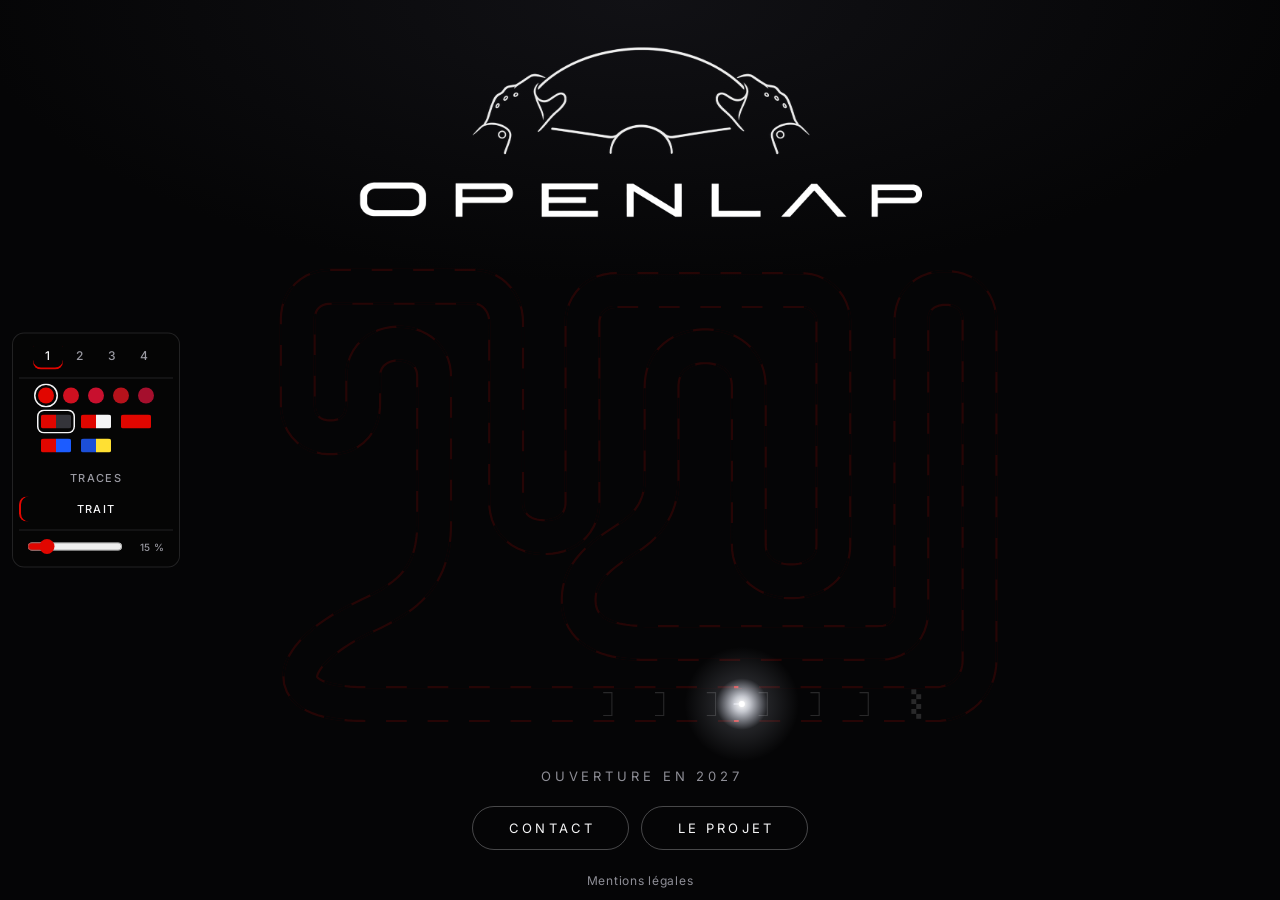
<file: index.html>
<!doctype html>
<html lang="fr">
<head>
  <meta charset="utf-8">
  <meta name="viewport" content="width=device-width, initial-scale=1">
  <meta name="theme-color" content="#050506">
  <meta name="robots" content="noindex, nofollow">
  <title>OPENLAP — Ouverture en 2027</title>
  <meta name="description" content="OPENLAP, karting indoor électrique haut de gamme en Île-de-France. Ouverture prochaine.">
  <meta property="og:title" content="OPENLAP — Ouverture en 2027">
  <meta property="og:description" content="Karting indoor électrique haut de gamme, en région parisienne.">
  <meta property="og:image" content="https://timfidz.github.io/demo-openlap/images/apercu.png">
  <meta property="og:image:width" content="1200">
  <meta property="og:image:height" content="630">
  <meta property="og:type" content="website">
  <meta name="twitter:card" content="summary_large_image">
  <link rel="icon" href="favicon.svg" type="image/svg+xml">
  <link rel="preload" href="polices/inter.woff2" as="font" type="font/woff2" crossorigin>
  <style>
    @font-face {
      font-family: "Inter";
      src: url("polices/inter.woff2") format("woff2");
      font-weight: 100 900;
      font-display: swap;
    }
    :root {
      --fond: #050506;
      --blanc: #f5f5f6;
      --voile: #8e8e96;
      --rouge: #e10600;
    }
    * { box-sizing: border-box; }
    html, body { height: 100%; }
    body {
      margin: 0;
      background: radial-gradient(ellipse 70% 42% at 50% 0%, #111115 0%, var(--fond) 75%) var(--fond);
      color: var(--blanc);
      font-family: "Inter", -apple-system, BlinkMacSystemFont, "Helvetica Neue", "Segoe UI", Roboto, Arial, sans-serif;
      -webkit-font-smoothing: antialiased;
      overflow: hidden;
    }

    /* Une affiche : le logo, la piste, le bouton */
    .ecran {
      height: 100vh; height: 100svh; min-height: 480px;
      display: grid; grid-template-rows: auto minmax(0, 1fr) auto auto; justify-items: center;
      gap: clamp(12px, 2.6vh, 28px); padding: clamp(22px, 4.5vh, 48px) 20px 12px;
      text-align: center;
    }

    /* pas d'opacité 0 au départ : le navigateur doit compter le logo comme contenu affiché */
    .marque { line-height: 0; opacity: .01; animation: paraitre 2.2s ease .6s forwards; }
    .marque img { display: block; height: auto; width: min(86vw, clamp(84px, 17vh, 168px) * 3.754); /* 3,754 : largeur sur hauteur du logo */ }
    .cache { position: absolute; width: 1px; height: 1px; margin: 0; overflow: hidden; clip-path: inset(50%); white-space: nowrap; }

    /* La piste et la lumière */
    .piste { position: relative; width: 100%; max-width: 1180px; container-type: size; }
    /* overflow visible : le halo de la lumière ne doit pas être coupé au bord du dessin */
    .piste svg { position: absolute; inset: 0; width: 100%; height: 100%; display: block; overflow: visible; }
    @media (orientation: portrait) {
      /* Sur un écran en hauteur, la piste est tournée d'un quart de tour pour occuper la place */
      .piste svg {
        inset: auto; top: 50%; left: 50%;
        width: 100cqh; height: 100cqw;
        transform: translate(-50%, -50%) rotate(-90deg); /* vers la gauche : la lumière part vers le haut depuis la ligne de départ */
      }
    }

    .bas { display: grid; justify-items: center; }
    .phrase {
      margin: 0 0 clamp(12px, 2.4vh, 22px);
      font-size: clamp(11px, 1.1vw, 13px); font-weight: 400; letter-spacing: .3em; text-transform: uppercase; color: var(--voile);
      opacity: 0; animation: paraitre 1.4s ease .9s forwards;
    }
    .phrase:empty { display: none; }
    .bouton {
      display: inline-block; padding: 13px 36px;
      font-size: 13px; font-weight: 400; letter-spacing: .24em; text-transform: uppercase; text-decoration: none;
      color: var(--blanc); border: 1px solid #f5f5f647; border-radius: 999px;
      transition: color .35s, background .35s, border-color .35s;
      opacity: 0; animation: paraitre 1.4s ease 1s forwards;
    }
    .bouton span { margin-right: -.24em; }
    .bouton:hover { color: var(--fond); background: var(--blanc); border-color: var(--blanc); }
    .bouton:focus-visible { outline: 2px solid var(--blanc); outline-offset: 5px; }
    @keyframes paraitre { to { opacity: 1; } }

    .pied {
      margin: 0; font-size: 12px; letter-spacing: .06em; color: var(--voile);
      opacity: 0; animation: paraitre 1.4s ease 1.3s forwards;
    }
    .pied a { color: inherit; text-decoration: none; padding: 8px; }
    .pied a:hover, .pied a:focus-visible { color: var(--blanc); }
  </style>
  <link rel="stylesheet" href="infos.css">
</head>
<body>
  <main class="ecran">
    <div class="marque">
      <img src="images/logo-openlap-simplifie.png" width="1554" height="496" alt="">
      <h1 class="cache" data-texte="nom">OPENLAP</h1>
    </div>

    <div class="piste" aria-hidden="true">
      <svg viewBox="47 13 1421 912" preserveAspectRatio="xMidYMid meet">
        <defs>
          <!-- Le tracé du circuit du client : l'axe de la piste, relevé sur son plan type (releve-plan.json) -->
          <path id="trace" d="M 330 851 L 1300 851 C 1345 851 1380 816 1380 771 L 1380 150 C 1380 108 1352 88 1318 88 C 1283 88 1255 108 1255 150 L 1255 680 C 1255 715 1232 739 1196 739 L 770 739 C 700 739 645 720 645 660 C 645 600 700 570 745 540 C 780 515 797 480 797 440 L 797 270 C 797 215 840 195 877 195 C 914 195 957 215 957 270 L 957 560 C 957 600 990 626 1034 626 C 1080 626 1112 600 1112 560 L 1112 150 C 1112 118 1086 92 1054 92 L 712 92 C 678 92 652 118 652 152 L 652 480 C 652 522 622 545 582 545 C 542 545 512 522 512 480 L 512 150 C 512 115 486 86 454 86 L 190 86 C 155 86 130 110 130 146 L 130 300 C 130 340 155 362 190 362 C 225 362 250 340 250 300 L 250 250 C 250 212 280 190 314 190 C 350 190 380 212 380 250 L 380 520 C 380 620 330 655 255 690 C 115 755 75 851 255 851 Z"/>
          <!-- Les deux bords de la piste, calculés par le script à partir du tracé -->
          <path id="bord-dedans"/>
          <path id="bord-dehors"/>
          <radialGradient id="phare">
            <stop offset="0" stop-color="#ffffff"/>
            <stop offset=".14" stop-color="#f3f6ff" stop-opacity=".8"/>
            <stop offset=".45" stop-color="#e6ecff" stop-opacity=".13"/>
            <stop offset="1" stop-color="#e6ecff" stop-opacity="0"/>
          </radialGradient>
          <mask id="eclairage" maskUnits="userSpaceOnUse" x="0" y="0" width="1500" height="1049">
            <rect width="1500" height="1049" fill="#000"/>
            <!-- L'éclairage avance le long du tracé, jamais en cercle autour de la lumière :
                 les deux bords de la piste s'allument au même niveau, même dans un virage.
                 Sa largeur est celle de la piste : il ne déborde pas sur les couloirs voisins.
                 Chaque bande éclaire une longueur derrière la lumière, rien devant (en unités du tracé, ou en part du tour).
                 Longueurs divisées par deux le 03/10 (demande du client : moitié moins de lumière derrière le point). -->
            <g fill="none" stroke="#fff" stroke-width="72" id="sillage">
              <use href="#trace" stroke-opacity=".26" data-arriere=".13t"/>
              <use href="#trace" stroke-opacity=".4" data-arriere=".055t"/>
              <use href="#trace" stroke-opacity=".16" data-arriere="150"/>
              <use href="#trace" stroke-opacity=".22" data-arriere="110"/>
              <use href="#trace" stroke-opacity=".3" data-arriere="70"/>
              <use href="#trace" stroke-opacity=".45" data-arriere="35"/>
            </g>
          </mask>
        </defs>

        <!-- Au repos, la piste est noire (demande du client, 03/10) : pas de sol, liserés, grille et damier très faibles ;
             on devine le circuit, la piste ne s'éclaire qu'au passage de la lumière -->
        <!-- Les liserés au repos, à 15 % (03/10 : la piste noire seule ne laissait plus deviner le circuit) ; le curseur du menu des essais règle cette opacité de 0 à 100 % -->
        <g fill="none" stroke-linejoin="round" class="repos-liseres" opacity=".15">
          <g stroke-width="4">
            <use href="#bord-dedans" stroke="#e10600"/><use href="#bord-dedans" stroke="#050506" stroke-dasharray="38 38"/>
            <use href="#bord-dehors" stroke="#e10600"/><use href="#bord-dehors" stroke="#050506" stroke-dasharray="38 38"/>
          </g>
        </g>
        <!-- La grille et le damier, au même niveau que les liserés au repos (le curseur du menu des essais règle les deux) -->
        <g class="repos-marquages" fill="none" opacity=".15">
          <path d="M 690 830 H 706 V 872 H 690 M 785 830 H 801 V 872 H 785 M 880 830 H 896 V 872 H 880 M 975 830 H 991 V 872 H 975 M 1070 830 H 1086 V 872 H 1070 M 1160 830 H 1176 V 872 H 1160" stroke="#f5f5f6" stroke-width="2"/>

          <g stroke="none" fill="#f5f5f6"><rect x="1255" y="824" width="9" height="9"/><rect x="1264" y="833" width="9" height="9"/><rect x="1255" y="842" width="9" height="9"/><rect x="1264" y="851" width="9" height="9"/><rect x="1255" y="860" width="9" height="9"/><rect x="1264" y="869" width="9" height="9"/></g>
        </g>

        <!-- La même piste en pleine lumière, révélée par le masque au passage de la lumière : les vibreurs rouge et noir sur les deux bords, la grille et le damier de départ -->
        <g mask="url(#eclairage)" fill="none" stroke-linejoin="round">
          <g stroke-width="4">
            <use href="#bord-dedans" stroke="#e10600"/><use href="#bord-dedans" stroke="#050506" stroke-dasharray="38 38"/>
            <use href="#bord-dehors" stroke="#e10600"/><use href="#bord-dehors" stroke="#050506" stroke-dasharray="38 38"/>
          </g>
          <path d="M 690 830 H 706 V 872 H 690 M 785 830 H 801 V 872 H 785 M 880 830 H 896 V 872 H 880 M 975 830 H 991 V 872 H 975 M 1070 830 H 1086 V 872 H 1070 M 1160 830 H 1176 V 872 H 1160" stroke="#f5f5f6" stroke-width="2"/>
          <g stroke="none" fill="#f5f5f6"><rect x="1255" y="824" width="9" height="9"/><rect x="1264" y="833" width="9" height="9"/><rect x="1255" y="842" width="9" height="9"/><rect x="1264" y="851" width="9" height="9"/><rect x="1255" y="860" width="9" height="9"/><rect x="1264" y="869" width="9" height="9"/></g>
        </g>

        <!-- Le trait de lumière et le phare -->
        <use id="filet" href="#trace" fill="none" stroke="#f3f6ff" stroke-width="2" stroke-linecap="round" stroke-opacity=".9"/>
        <circle id="lueur" r="105" fill="url(#phare)"/>
        <circle id="point" r="5.5" fill="#fff"/>
      </svg>
    </div>

    <div class="bas">
      <p class="phrase" data-texte="phrase" style="margin-right: -.3em">Ouverture en 2027</p>
      <div class="boutons">
        <a class="bouton" data-courriel href="mailto:contact@exemple.fr?subject=Prise%20de%20contact%20Openlap"><span data-texte="bouton">Contact</span></a>
        <button type="button" class="bouton" data-infos data-si-presentation aria-haspopup="dialog" aria-controls="infos"><span data-texte="bouton2">Le projet</span></button>
      </div>
    </div>

    <p class="pied"><a href="mentions-legales.html">Mentions légales</a></p>

    <!-- Deuxième bouton : texte du client par-dessus le circuit (infos.js) ; retiré de la page s'il est vide (functions/index.js) -->
    <dialog class="infos" id="infos" aria-labelledby="infos-titre" data-si-presentation>
      <div class="contenu" tabindex="-1" autofocus>
        <h2 id="infos-titre" data-texte="nom">OPENLAP</h2>
        <p data-texte="presentation">Karting indoor électrique haut de gamme, en région parisienne.
Ouverture prévue à l'été 2027.

Partenaires, fournisseurs : écrivez-nous.

(Texte provisoire : le vôtre se saisit dans la page privée.)</p>
        <button type="button" class="bouton" data-fermer>Fermer</button>
      </div>
    </dialog>
  </main>

  <script>
    (function () {
      var trace = document.getElementById('trace');
      var total = trace.getTotalLength();
      var lueur = document.getElementById('lueur');
      var point = document.getElementById('point');
      var filet = document.getElementById('filet');
      var sillage = document.querySelectorAll('#sillage use');
      // Longueur de piste éclairée derrière la lumière, pour chaque bande du masque
      function longueur(texte) { return !texte ? 0 : texte.slice(-1) === 't' ? parseFloat(texte) * total : parseFloat(texte); }
      var bandes = [].map.call(sillage, function (u) { return longueur(u.dataset.arriere); });
      var filetLong = 0.06 * total;
      var depart = 600;          // le point de départ, en unités du tracé : sur la grille, avant la ligne
      var tour = 18000;          // durée d'un tour, en ms

      // Les vibreurs suivent chaque bord de la piste : leurs blocs gardent la même longueur
      // à l'intérieur et à l'extérieur des virages (un pointillé posé sur l'axe s'étirerait dehors et se tasserait dedans)
      // Le tracé est mesuré une seule fois (c'est la partie lente), puis les deux bords sont déduits des mêmes points
      (function () {
        var pas = 8, pts = [];
        for (var s = 0; s < total; s += pas) pts.push(trace.getPointAtLength(s));
        var n = pts.length, dedans = '', dehors = '';
        for (var i = 0; i < n; i++) {
          var avant = pts[(i - 1 + n) % n], apres = pts[(i + 1) % n];
          var tx = apres.x - avant.x, ty = apres.y - avant.y, l = Math.hypot(tx, ty) || 1;
          var nx = -ty / l * 31, ny = tx / l * 31, c = i ? 'L' : 'M';
          dedans += c + (pts[i].x + nx).toFixed(1) + ' ' + (pts[i].y + ny).toFixed(1);
          dehors += c + (pts[i].x - nx).toFixed(1) + ' ' + (pts[i].y - ny).toFixed(1);
        }
        document.getElementById('bord-dedans').setAttribute('d', dedans + 'Z');
        document.getElementById('bord-dehors').setAttribute('d', dehors + 'Z');
        // Un nombre entier de paires rouge et noir fait le tour de chaque bord : la longueur des blocs est ajustée
        // (à quelques dixièmes près), sinon le dernier bloc est coupé là où la boucle se referme, sur la ligne droite de départ
        ['bord-dedans', 'bord-dehors'].forEach(function (id) {
          var lb = document.getElementById(id).getTotalLength();
          [].forEach.call(document.querySelectorAll('use[href="#' + id + '"][stroke-dasharray]'), function (u) {
            var base = parseFloat(u.getAttribute('stroke-dasharray'));
            var bloc = lb / (2 * Math.max(1, Math.round(lb / (2 * base))));
            u.setAttribute('stroke-dasharray', bloc.toFixed(3) + ' ' + bloc.toFixed(3));
          });
        });
      })();

      function placer(avance) {
        var pos = (depart + avance) % total;
        var p = trace.getPointAtLength(pos);
        lueur.setAttribute('cx', p.x); lueur.setAttribute('cy', p.y);
        point.setAttribute('cx', p.x); point.setAttribute('cy', p.y);
        for (var i = 0; i < sillage.length; i++) {
          var l = Math.min(bandes[i], avance);
          sillage[i].setAttribute('stroke-dasharray', l + ' ' + (total - l));
          sillage[i].setAttribute('stroke-dashoffset', -(pos - l));
        }
        var f = Math.min(filetLong, avance);
        filet.setAttribute('stroke-dasharray', f + ' ' + (total - f));
        filet.setAttribute('stroke-dashoffset', -(pos - f));
      }

      // ?fige=0.45 arrête la lumière à 45 % du tour : sert aux captures
      var fige = new URLSearchParams(location.search).get('fige');
      // La lumière tourne même si l'appareil demande moins d'animations : elle est l'objet de la page
      if (fige !== null) {
        placer(parseFloat(fige) * total + total);
      } else {
        var debut = null;
        placer(0);
        requestAnimationFrame(function image(t) {
          if (debut === null) debut = t + 500;
          var ecoule = Math.max(0, t - debut);
          // Départ en douceur sur le premier tiers de tour, puis vitesse constante
          var tours = ecoule / tour;
          var avance = tours < 0.3 ? (tours * tours) / 0.6 : tours - 0.15;
          placer(avance * total);
          requestAnimationFrame(image);
        });
      }
    })();
  </script>
  <script src="infos.js" defer></script>
  <!-- Menu des essais : démonstration seulement, à retirer avant la mise en ligne -->
  <script src="traces.js" defer></script>
  <script src="essais.js" defer></script>
</body>
</html>
</file>
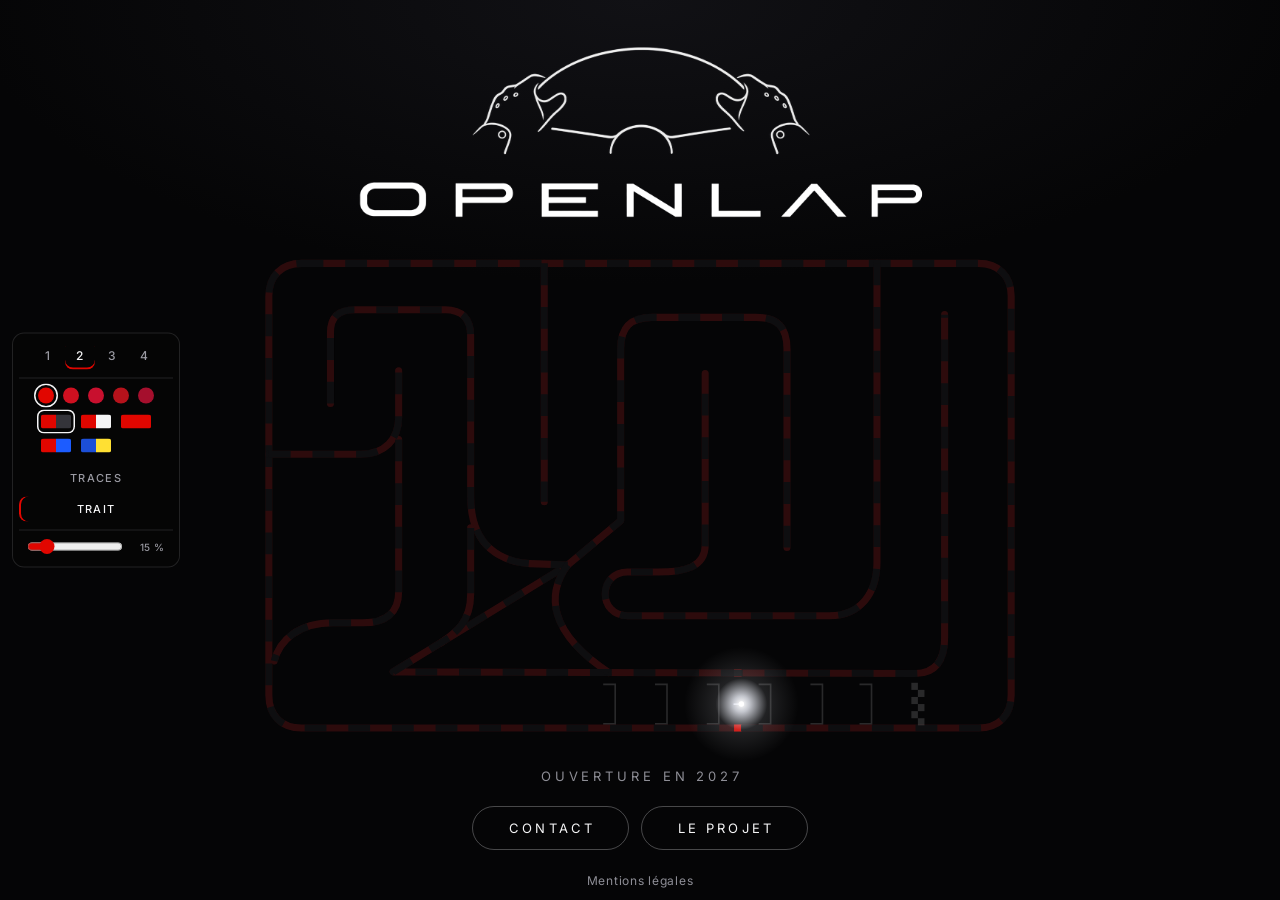
<file: barrieres.html>
<!doctype html>
<html lang="fr">
<head>
  <meta charset="utf-8">
  <meta name="viewport" content="width=device-width, initial-scale=1">
  <meta name="theme-color" content="#050506">
  <title>OPENLAP — Ouverture en 2027</title>
  <meta name="robots" content="noindex">
  <meta name="description" content="OPENLAP, karting indoor électrique haut de gamme en Île-de-France. Ouverture prochaine.">
  <meta property="og:title" content="OPENLAP — Ouverture en 2027">
  <meta property="og:description" content="Karting indoor électrique haut de gamme, en région parisienne.">
  <meta property="og:image" content="https://timfidz.github.io/demo-openlap/images/apercu.png">
  <meta property="og:image:width" content="1200">
  <meta property="og:image:height" content="630">
  <meta property="og:type" content="website">
  <meta name="twitter:card" content="summary_large_image">
  <link rel="icon" href="favicon.svg" type="image/svg+xml">
  <link rel="preload" href="polices/inter.woff2" as="font" type="font/woff2" crossorigin>
  <style>
    @font-face {
      font-family: "Inter";
      src: url("polices/inter.woff2") format("woff2");
      font-weight: 100 900;
      font-display: swap;
    }
    :root {
      --fond: #050506;
      --blanc: #f5f5f6;
      --voile: #8e8e96;
      --rouge: #e10600;
    }
    * { box-sizing: border-box; }
    html, body { height: 100%; }
    body {
      margin: 0;
      background: radial-gradient(ellipse 70% 42% at 50% 0%, #111115 0%, var(--fond) 75%) var(--fond);
      color: var(--blanc);
      font-family: "Inter", -apple-system, BlinkMacSystemFont, "Helvetica Neue", "Segoe UI", Roboto, Arial, sans-serif;
      -webkit-font-smoothing: antialiased;
      overflow: hidden;
    }

    /* Une affiche : le logo, la piste, le bouton */
    .ecran {
      height: 100vh; height: 100svh; min-height: 480px;
      display: grid; grid-template-rows: auto minmax(0, 1fr) auto auto; justify-items: center;
      gap: clamp(12px, 2.6vh, 28px); padding: clamp(22px, 4.5vh, 48px) 20px 12px;
      text-align: center;
    }

    /* pas d'opacité 0 au départ : le navigateur doit compter le logo comme contenu affiché */
    .marque { line-height: 0; opacity: .01; animation: paraitre 2.2s ease .6s forwards; }
    .marque img { display: block; height: auto; width: min(86vw, clamp(84px, 17vh, 168px) * 3.754); /* 3,754 : largeur sur hauteur du logo */ }
    .cache { position: absolute; width: 1px; height: 1px; margin: 0; overflow: hidden; clip-path: inset(50%); white-space: nowrap; }

    /* La piste et la lumière */
    .piste { position: relative; width: 100%; max-width: 1180px; container-type: size; }
    /* overflow visible : le halo de la lumière ne doit pas être coupé au bord du dessin */
    .piste svg { position: absolute; inset: 0; width: 100%; height: 100%; display: block; overflow: visible; }
    @media (orientation: portrait) {
      /* Sur un écran en hauteur, la piste est tournée d'un quart de tour pour occuper la place */
      .piste svg {
        inset: auto; top: 50%; left: 50%;
        width: 100cqh; height: 100cqw;
        transform: translate(-50%, -50%) rotate(-90deg); /* vers la gauche : la lumière part vers le haut depuis la ligne de départ */
      }
    }

    .bas { display: grid; justify-items: center; }
    .phrase {
      margin: 0 0 clamp(12px, 2.4vh, 22px);
      font-size: clamp(11px, 1.1vw, 13px); font-weight: 400; letter-spacing: .3em; text-transform: uppercase; color: var(--voile);
      opacity: 0; animation: paraitre 1.4s ease .9s forwards;
    }
    .phrase:empty { display: none; }
    .bouton {
      display: inline-block; padding: 13px 36px;
      font-size: 13px; font-weight: 400; letter-spacing: .24em; text-transform: uppercase; text-decoration: none;
      color: var(--blanc); border: 1px solid #f5f5f647; border-radius: 999px;
      transition: color .35s, background .35s, border-color .35s;
      opacity: 0; animation: paraitre 1.4s ease 1s forwards;
    }
    .bouton span { margin-right: -.24em; }
    .bouton:hover { color: var(--fond); background: var(--blanc); border-color: var(--blanc); }
    .bouton:focus-visible { outline: 2px solid var(--blanc); outline-offset: 5px; }
    @keyframes paraitre { to { opacity: 1; } }

    .pied {
      margin: 0; font-size: 12px; letter-spacing: .06em; color: var(--voile);
      opacity: 0; animation: paraitre 1.4s ease 1.3s forwards;
    }
    .pied a { color: inherit; text-decoration: none; padding: 8px; }
    .pied a:hover, .pied a:focus-visible { color: var(--blanc); }
  </style>
  <link rel="stylesheet" href="infos.css">
</head>
<body>
  <main class="ecran">
    <div class="marque">
      <img src="images/logo-openlap-simplifie.png" width="1554" height="496" alt="">
      <h1 class="cache" data-texte="nom">OPENLAP</h1>
    </div>

    <div class="piste" aria-hidden="true">
      <svg viewBox="47 13 1421 912" preserveAspectRatio="xMidYMid meet">
        <defs>
          <!-- Le trajet de la lumière : l'axe de la piste, relevé sur le plan type du client -->
          <path id="trace" d="M 330 851 L 1300 851 C 1345 851 1380 816 1380 771 L 1380 150 C 1380 108 1352 88 1318 88 C 1283 88 1255 108 1255 150 L 1255 680 C 1255 715 1232 739 1196 739 L 770 739 C 700 739 645 720 645 660 C 645 600 700 570 745 540 C 780 515 797 480 797 440 L 797 270 C 797 215 840 195 877 195 C 914 195 957 215 957 270 L 957 560 C 957 600 990 626 1034 626 C 1080 626 1112 600 1112 560 L 1112 150 C 1112 118 1086 92 1054 92 L 712 92 C 678 92 652 118 652 152 L 652 480 C 652 522 622 545 582 545 C 542 545 512 522 512 480 L 512 150 C 512 115 486 86 454 86 L 190 86 C 155 86 130 110 130 146 L 130 300 C 130 340 155 362 190 362 C 225 362 250 340 250 300 L 250 250 C 250 212 280 190 314 190 C 350 190 380 212 380 250 L 380 570 C 380 665 315 705 245 740 C 135 795 95 851 245 851 Z"/>
          <!-- Les barrières du plan -->
          <path id="b0" d="M 137 43 L 1378 43 C 1415 43 1438 66 1438 103 L 1438 835 C 1438 872 1415 895 1378 895 L 137 895 C 100 895 77 872 77 835 L 77 103 C 77 66 100 43 137 43 Z"/>
          <path id="b1" d="M 582 43 L 582 480"/>
          <path id="b2" d="M 1192 43 L 1192 590 C 1192 650 1160 689 1105 689 L 735 689 C 680 689 680 609 735 609 L 790 609 C 840 609 877 600 877 560 L 877 245"/>
          <path id="b3" d="M 1027 564 L 1027 200 C 1027 160 1010 142 970 142 L 780 142 C 740 142 722 160 722 200 L 722 515 L 625 596 L 305 792 L 1262 795 C 1300 795 1316 770 1316 730 L 1316 137"/>
          <path id="b4" d="M 190 300 L 190 170 C 190 140 205 128 235 128 L 400 128 C 432 128 447 145 447 175 L 447 470 C 447 560 500 594 570 594 L 625 596"/>
          <path id="b5" d="M 447 528 L 447 650 C 447 700 420 720 392 739"/>
          <path id="b6" d="M 625 596 C 585 650 590 720 700 793"/>
          <path id="b7" d="M 77 393 L 245 393 C 290 393 315 365 315 325 L 315 240"/>
          <path id="b8" d="M 315 366 L 315 645 C 315 685 290 702 250 702 L 195 702 C 130 702 96 735 87 772"/>
          <radialGradient id="phare">
            <stop offset="0" stop-color="#ffffff"/>
            <stop offset=".14" stop-color="#f3f6ff" stop-opacity=".8"/>
            <stop offset=".45" stop-color="#f3f6ff" stop-opacity=".12"/>
            <stop offset="1" stop-color="#f3f6ff" stop-opacity="0"/>
          </radialGradient>
          <mask id="eclairage" maskUnits="userSpaceOnUse" x="0" y="0" width="1500" height="1049">
            <rect width="1500" height="1049" fill="#000"/>
            <!-- L'éclairage avance le long du tracé, jamais en cercle autour de la lumière :
                 les deux bords de la piste s'allument au même niveau, même dans un virage.
                 Chaque bande éclaire une longueur derrière la lumière, rien devant (en unités du tracé, ou en part du tour).
                 Longueurs divisées par deux le 03/10, comme sur l'épurée (demande du client : moitié moins de lumière derrière le point). -->
            <g fill="none" stroke="#fff" stroke-width="178">
              <use href="#trace" stroke-opacity=".26" data-arriere=".13t"/>
              <use href="#trace" stroke-opacity=".4" data-arriere=".055t"/>
              <use href="#trace" stroke-opacity=".16" data-arriere="150"/>
              <use href="#trace" stroke-opacity=".22" data-arriere="110"/>
              <use href="#trace" stroke-opacity=".3" data-arriere="70"/>
              <use href="#trace" stroke-opacity=".45" data-arriere="35"/>
            </g>
          </mask>
          <!-- Le même éclairage, à la largeur d'un seul couloir : pour ce qui est peint au sol,
               que le passage de la lumière dans le couloir voisin ne doit pas allumer -->
          <mask id="eclairage-sol" maskUnits="userSpaceOnUse" x="0" y="0" width="1500" height="1049">
            <rect width="1500" height="1049" fill="#000"/>
            <g fill="none" stroke="#fff" stroke-width="100">
              <use href="#trace" stroke-opacity=".26" data-arriere=".13t"/>
              <use href="#trace" stroke-opacity=".4" data-arriere=".055t"/>
              <use href="#trace" stroke-opacity=".16" data-arriere="150"/>
              <use href="#trace" stroke-opacity=".22" data-arriere="110"/>
              <use href="#trace" stroke-opacity=".3" data-arriere="70"/>
              <use href="#trace" stroke-opacity=".45" data-arriere="35"/>
            </g>
          </mask>
        </defs>

        <!-- Les barrières dans le noir, à peine devinées -->
        <g fill="none" stroke="#0d0d0f" stroke-width="13" stroke-linecap="round" stroke-linejoin="round">
            <use href="#b0"/>
            <use href="#b1"/>
            <use href="#b2"/>
            <use href="#b3"/>
            <use href="#b4"/>
            <use href="#b5"/>
            <use href="#b6"/>
            <use href="#b7"/>
            <use href="#b8"/>
        </g>

        <!-- Au repos, la piste est noire (03/10) : barrières, grille et damier très faibles -->
        <!-- Les liserés au repos, à 15 % comme sur l'épurée (03/10) ; le curseur du menu des essais règle cette opacité de 0 à 100 % -->
        <g fill="none" stroke-linejoin="round" class="repos-liseres" opacity=".15">
          <g stroke="#e10600" stroke-width="13" stroke-linecap="round">
            <use href="#b0"/>
            <use href="#b1"/>
            <use href="#b2"/>
            <use href="#b3"/>
            <use href="#b4"/>
            <use href="#b5"/>
            <use href="#b6"/>
            <use href="#b7"/>
            <use href="#b8"/>
          </g>
          <g stroke="#141416" stroke-width="13" stroke-dasharray="40 40">
            <use href="#b0"/>
            <use href="#b1"/>
            <use href="#b2"/>
            <use href="#b3"/>
            <use href="#b4"/>
            <use href="#b5"/>
            <use href="#b6"/>
            <use href="#b7"/>
            <use href="#b8"/>
          </g>
        </g>
        <!-- La grille et le damier, au même niveau que les liserés au repos (le curseur du menu des essais règle les deux) -->
        <g class="repos-marquages" fill="none" opacity=".15">
          <path d="M 690 815 H 712 V 887 H 690 M 785 815 H 807 V 887 H 785 M 880 815 H 902 V 887 H 880 M 975 815 H 997 V 887 H 975 M 1070 815 H 1092 V 887 H 1070 M 1160 815 H 1182 V 887 H 1160" fill="none" stroke="#f5f5f6" stroke-width="3"/>

          <g fill="#f5f5f6"><rect x="1255" y="812" width="12" height="13"/><rect x="1267" y="825" width="12" height="13"/><rect x="1255" y="838" width="12" height="13"/><rect x="1267" y="851" width="12" height="13"/><rect x="1255" y="864" width="12" height="13"/><rect x="1267" y="877" width="12" height="13"/></g>
        </g>

        <!-- Le même circuit en pleine lumière, révélé par le masque au passage de la lumière : les barrières rouge et noir, la grille de départ.
             Pas de sol éclairé : le masque est plus large qu'un couloir, il déborderait sur le sol des couloirs voisins. -->
        <g mask="url(#eclairage)" fill="none" stroke-linejoin="round">
          <g stroke="#e10600" stroke-width="13" stroke-linecap="round">
            <use href="#b0"/>
            <use href="#b1"/>
            <use href="#b2"/>
            <use href="#b3"/>
            <use href="#b4"/>
            <use href="#b5"/>
            <use href="#b6"/>
            <use href="#b7"/>
            <use href="#b8"/>
          </g>
          <g stroke="#141416" stroke-width="13" stroke-dasharray="40 40">
            <use href="#b0"/>
            <use href="#b1"/>
            <use href="#b2"/>
            <use href="#b3"/>
            <use href="#b4"/>
            <use href="#b5"/>
            <use href="#b6"/>
            <use href="#b7"/>
            <use href="#b8"/>
          </g>
        </g>
        <g mask="url(#eclairage-sol)">
          <path d="M 690 815 H 712 V 887 H 690 M 785 815 H 807 V 887 H 785 M 880 815 H 902 V 887 H 880 M 975 815 H 997 V 887 H 975 M 1070 815 H 1092 V 887 H 1070 M 1160 815 H 1182 V 887 H 1160" fill="none" stroke="#f5f5f6" stroke-width="3"/>
          <g fill="#f5f5f6"><rect x="1255" y="812" width="12" height="13"/><rect x="1267" y="825" width="12" height="13"/><rect x="1255" y="838" width="12" height="13"/><rect x="1267" y="851" width="12" height="13"/><rect x="1255" y="864" width="12" height="13"/><rect x="1267" y="877" width="12" height="13"/></g>
        </g>

        <!-- Le trait de lumière et le phare -->
        <use id="filet" href="#trace" fill="none" stroke="#f3f6ff" stroke-width="2.5" stroke-linecap="round" stroke-opacity=".9"/>
        <circle id="lueur" r="105" fill="url(#phare)"/>
        <circle id="point" r="5" fill="#fff"/>
      </svg>
    </div>

    <div class="bas">
      <p class="phrase" data-texte="phrase" style="margin-right: -.3em">Ouverture en 2027</p>
      <div class="boutons">
        <a class="bouton" data-courriel href="mailto:contact@exemple.fr?subject=Prise%20de%20contact%20Openlap"><span data-texte="bouton">Contact</span></a>
        <button type="button" class="bouton" data-infos data-si-presentation aria-haspopup="dialog" aria-controls="infos"><span data-texte="bouton2">Le projet</span></button>
      </div>
    </div>

    <p class="pied"><a href="mentions-legales.html">Mentions légales</a></p>

    <!-- Deuxième bouton : texte du client par-dessus le circuit (infos.js) ; retiré de la page s'il est vide (functions/index.js) -->
    <dialog class="infos" id="infos" aria-labelledby="infos-titre" data-si-presentation>
      <div class="contenu" tabindex="-1" autofocus>
        <h2 id="infos-titre" data-texte="nom">OPENLAP</h2>
        <p data-texte="presentation">Karting indoor électrique haut de gamme, en région parisienne.
Ouverture prévue à l'été 2027.

Partenaires, fournisseurs : écrivez-nous.

(Texte provisoire : le vôtre se saisit dans la page privée.)</p>
        <button type="button" class="bouton" data-fermer>Fermer</button>
      </div>
    </dialog>
  </main>

  <script>
    (function () {
      var trace = document.getElementById('trace');
      var total = trace.getTotalLength();
      var lueur = document.getElementById('lueur');
      var point = document.getElementById('point');
      var filet = document.getElementById('filet');
      var sillage = document.querySelectorAll('mask use[data-arriere]');
      // Longueur de piste éclairée derrière la lumière, pour chaque bande du masque
      function longueur(texte) { return !texte ? 0 : texte.slice(-1) === 't' ? parseFloat(texte) * total : parseFloat(texte); }
      var bandes = [].map.call(sillage, function (u) { return longueur(u.dataset.arriere); });
      var filetLong = 0.06 * total;
      var depart = 600;          // le point de départ, en unités du tracé : sur la grille, avant la ligne
      var tour = 18000;          // durée d'un tour, en ms

      function placer(avance) {
        var pos = (depart + avance) % total;
        var p = trace.getPointAtLength(pos);
        lueur.setAttribute('cx', p.x); lueur.setAttribute('cy', p.y);
        point.setAttribute('cx', p.x); point.setAttribute('cy', p.y);
        for (var i = 0; i < sillage.length; i++) {
          var l = Math.min(bandes[i], avance);
          sillage[i].setAttribute('stroke-dasharray', l + ' ' + (total - l));
          sillage[i].setAttribute('stroke-dashoffset', -(pos - l));
        }
        var f = Math.min(filetLong, avance);
        filet.setAttribute('stroke-dasharray', f + ' ' + (total - f));
        filet.setAttribute('stroke-dashoffset', -(pos - f));
      }

      // ?fige=0.45 arrête la lumière à 45 % du tour : sert aux captures
      var fige = new URLSearchParams(location.search).get('fige');
      // La lumière tourne même si l'appareil demande moins d'animations : elle est l'objet de la page
      if (fige !== null) {
        placer(parseFloat(fige) * total + total);
      } else {
        var debut = null;
        placer(0);
        requestAnimationFrame(function image(t) {
          if (debut === null) debut = t + 500;
          var ecoule = Math.max(0, t - debut);
          // Départ en douceur sur le premier tiers de tour, puis vitesse constante
          var tours = ecoule / tour;
          var avance = tours < 0.3 ? (tours * tours) / 0.6 : tours - 0.15;
          placer(avance * total);
          requestAnimationFrame(image);
        });
      }
    })();
  </script>
  <script src="infos.js" defer></script>
  <!-- Menu des essais : démonstration seulement, à retirer avant la mise en ligne -->
  <script src="traces.js" defer></script>
  <script src="essais.js" defer></script>
</body>
</html>
</file>
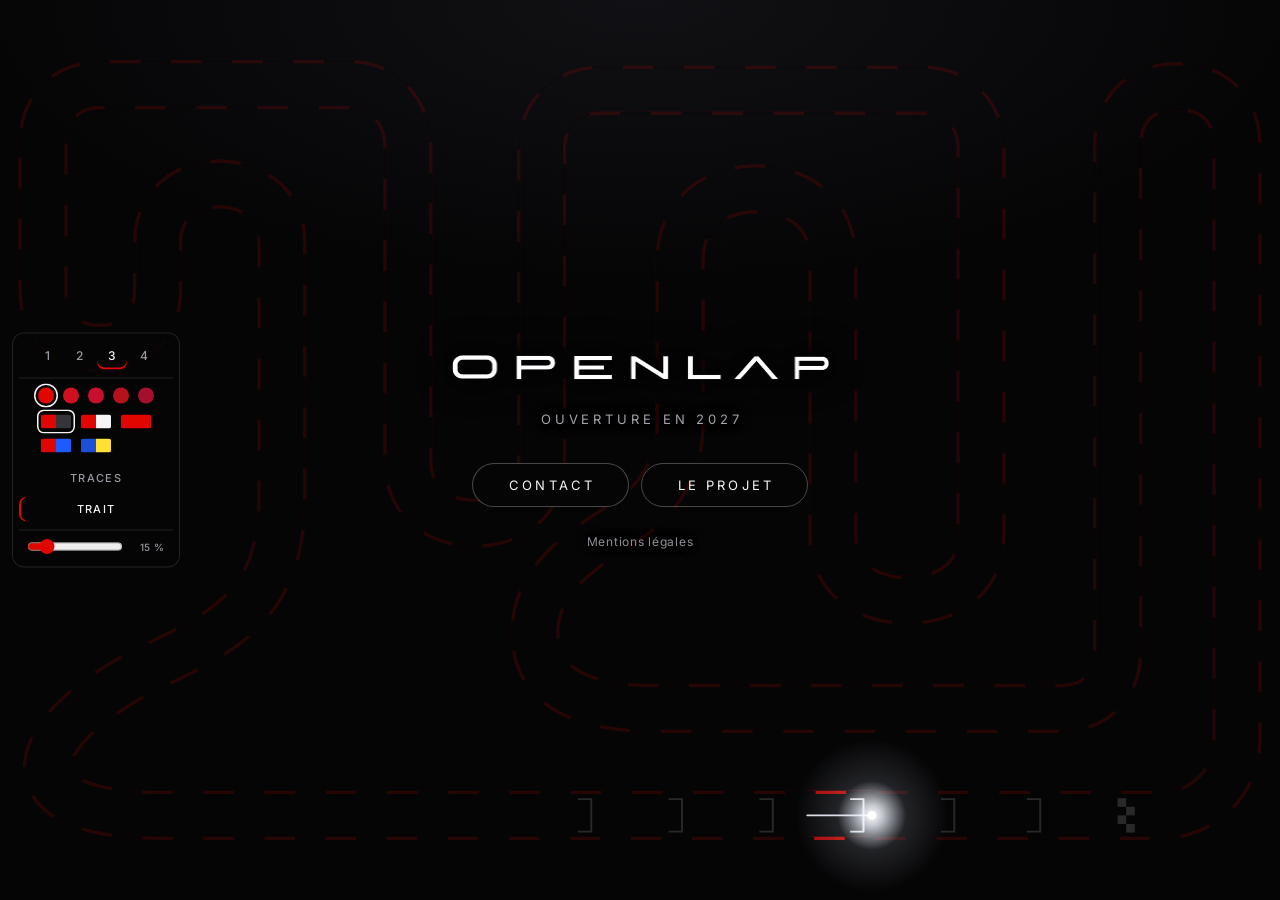
<file: grand.html>
<!doctype html>
<html lang="fr">
<head>
  <meta charset="utf-8">
  <meta name="viewport" content="width=device-width, initial-scale=1">
  <meta name="theme-color" content="#050506">
  <meta name="robots" content="noindex">
  <title>OPENLAP — Ouverture en 2027</title>
  <meta name="description" content="OPENLAP, karting indoor électrique haut de gamme en Île-de-France. Ouverture prochaine.">
  <meta property="og:title" content="OPENLAP — Ouverture en 2027">
  <meta property="og:description" content="Karting indoor électrique haut de gamme, en région parisienne.">
  <meta property="og:image" content="https://timfidz.github.io/demo-openlap/images/apercu.png">
  <meta property="og:image:width" content="1200">
  <meta property="og:image:height" content="630">
  <meta property="og:type" content="website">
  <meta name="twitter:card" content="summary_large_image">
  <link rel="icon" href="favicon.svg" type="image/svg+xml">
  <link rel="preload" href="polices/inter.woff2" as="font" type="font/woff2" crossorigin>
  <style>
    @font-face {
      font-family: "Inter";
      src: url("polices/inter.woff2") format("woff2");
      font-weight: 100 900;
      font-display: swap;
    }
    :root {
      --fond: #050506;
      --blanc: #f5f5f6;
      --voile: #8e8e96;
      --rouge: #e10600;
    }
    * { box-sizing: border-box; }
    html, body { height: 100%; }
    body {
      margin: 0;
      background: radial-gradient(ellipse 70% 42% at 50% 0%, #111115 0%, var(--fond) 75%) var(--fond);
      color: var(--blanc);
      font-family: "Inter", -apple-system, BlinkMacSystemFont, "Helvetica Neue", "Segoe UI", Roboto, Arial, sans-serif;
      -webkit-font-smoothing: antialiased;
      overflow: hidden;
    }

    /* Le circuit occupe tout l'écran ; le nom, la phrase et le bouton sont posés au centre, par-dessus */
    .ecran {
      position: relative; height: 100vh; height: 100svh; min-height: 420px;
      overflow: hidden; display: grid; place-items: center; text-align: center;
    }

    /* La piste et la lumière */
    .piste { position: absolute; inset: 0; }
    /* overflow visible : le halo de la lumière ne doit pas être coupé au bord du dessin */
    .piste svg { position: absolute; inset: 0; width: 100%; height: 100%; display: block; overflow: visible; }
    @media (orientation: portrait) {
      /* Sur un écran en hauteur, la piste est tournée d'un quart de tour pour occuper la place */
      .piste svg {
        inset: auto; top: 50%; left: 50%;
        width: 100vh; width: 100svh; height: 100vw;
        min-width: 520px;
        transform: translate(-50%, -50%) rotate(-90deg); /* vers la gauche : la lumière part vers le haut depuis la ligne de départ */
      }
    }

    /* La piste passe derrière le texte sans être effacée (un voile sombre au milieu faisait une tache).
       Pour rester lisible quand la lumière passe dessous, chaque élément porte sa propre ombre, au ras des lettres. */
    .centre { position: relative; display: grid; justify-items: center; padding: 24px; }
    /* pas d'opacité 0 au départ : le navigateur doit compter le nom comme contenu affiché */
    .marque { line-height: 0; opacity: .01; animation: paraitre 2.2s ease .6s forwards; }
    .marque img { display: block; height: auto; width: clamp(240px, 30vw, 440px); filter: drop-shadow(0 0 3px #050506) drop-shadow(0 0 3px #050506) drop-shadow(0 0 5px #050506) drop-shadow(0 0 14px #050506); }
    @media (orientation: portrait) {
      .marque img { width: clamp(190px, 58vw, 300px); }
    }
    .cache { position: absolute; width: 1px; height: 1px; margin: 0; overflow: hidden; clip-path: inset(50%); white-space: nowrap; }
    .phrase {
      margin: clamp(18px, 3vh, 28px) 0 0;
      font-size: clamp(11px, 1.1vw, 13px); font-weight: 400; letter-spacing: .3em; text-transform: uppercase; color: #a4a4ac;
      text-shadow: 0 0 3px #050506, 0 0 3px #050506, 0 0 5px #050506, 0 0 6px #050506, 0 0 14px #050506;
      opacity: 0; animation: paraitre 1.4s ease .9s forwards;
    }
    .phrase:empty { display: none; }
    .bouton {
      margin-top: clamp(22px, 4vh, 40px);
      display: inline-block; padding: 13px 36px;
      font-size: 13px; font-weight: 400; letter-spacing: .24em; text-transform: uppercase; text-decoration: none;
      color: var(--blanc); border: 1px solid #f5f5f647; border-radius: 999px; background: #050506;
      transition: color .35s, background .35s, border-color .35s;
      opacity: 0; animation: paraitre 1.4s ease 1s forwards;
    }
    .bouton span { margin-right: -.24em; }
    .bouton:hover { color: var(--fond); background: var(--blanc); border-color: var(--blanc); }
    .bouton:focus-visible { outline: 2px solid var(--blanc); outline-offset: 5px; }
    @keyframes paraitre { to { opacity: 1; } }

    /* Sous le bouton, dans le bloc central : en bas de l'écran il tomberait sur la ligne de départ */
    .pied {
      margin: clamp(18px, 3vh, 30px) 0 0; text-shadow: 0 0 3px #050506, 0 0 3px #050506, 0 0 5px #050506, 0 0 12px #050506;
      font-size: 12px; letter-spacing: .06em; color: var(--voile);
      opacity: 0; animation: paraitre 1.4s ease 1.3s forwards;
    }
    @media (orientation: portrait) { .pied { position: fixed; left: 0; right: 0; bottom: 6px; margin: 0; } }
    .pied a { color: inherit; text-decoration: none; padding: 8px; }
    .pied a:hover, .pied a:focus-visible { color: var(--blanc); }
  </style>
  <link rel="stylesheet" href="infos.css">
</head>
<body>
  <main class="ecran">
    <div class="piste" aria-hidden="true">
      <!-- Le cadre serre le tracé : la piste va jusqu'aux bords de l'écran -->
      <svg viewBox="85 41 1340 855" preserveAspectRatio="xMidYMid meet">
        <defs>
          <!-- Le tracé du circuit du client : l'axe de la piste, relevé sur son plan type (releve-plan.json) -->
          <path id="trace" d="M 330 851 L 1300 851 C 1345 851 1380 816 1380 771 L 1380 150 C 1380 108 1352 88 1318 88 C 1283 88 1255 108 1255 150 L 1255 680 C 1255 715 1232 739 1196 739 L 770 739 C 700 739 645 720 645 660 C 645 600 700 570 745 540 C 780 515 797 480 797 440 L 797 270 C 797 215 840 195 877 195 C 914 195 957 215 957 270 L 957 560 C 957 600 990 626 1034 626 C 1080 626 1112 600 1112 560 L 1112 150 C 1112 118 1086 92 1054 92 L 712 92 C 678 92 652 118 652 152 L 652 480 C 652 522 622 545 582 545 C 542 545 512 522 512 480 L 512 150 C 512 115 486 86 454 86 L 190 86 C 155 86 130 110 130 146 L 130 300 C 130 340 155 362 190 362 C 225 362 250 340 250 300 L 250 250 C 250 212 280 190 314 190 C 350 190 380 212 380 250 L 380 520 C 380 620 330 655 255 690 C 115 755 75 851 255 851 Z"/>
          <!-- Les deux bords de la piste, calculés par le script à partir du tracé -->
          <path id="bord-dedans"/>
          <path id="bord-dehors"/>
          <radialGradient id="phare">
            <stop offset="0" stop-color="#ffffff"/>
            <stop offset=".14" stop-color="#f3f6ff" stop-opacity=".8"/>
            <stop offset=".45" stop-color="#e6ecff" stop-opacity=".13"/>
            <stop offset="1" stop-color="#e6ecff" stop-opacity="0"/>
          </radialGradient>
          <mask id="eclairage" maskUnits="userSpaceOnUse" x="0" y="0" width="1500" height="1049">
            <rect width="1500" height="1049" fill="#000"/>
            <!-- L'éclairage avance le long du tracé, jamais en cercle autour de la lumière :
                 les deux bords de la piste s'allument au même niveau, même dans un virage.
                 Sa largeur est celle de la piste : il ne déborde pas sur les couloirs voisins.
                 Chaque bande éclaire une longueur derrière la lumière, rien devant (en unités du tracé, ou en part du tour).
                 Longueurs réglées le 03/10 pour faire à l'écran la même longueur que sur l'épurée (le circuit est dessiné plus grand ici). -->
            <g fill="none" stroke="#fff" stroke-width="56" id="sillage">
              <use href="#trace" stroke-opacity=".26" data-arriere=".073t"/>
              <use href="#trace" stroke-opacity=".4" data-arriere=".031t"/>
              <use href="#trace" stroke-opacity=".16" data-arriere="84"/>
              <use href="#trace" stroke-opacity=".22" data-arriere="62"/>
              <use href="#trace" stroke-opacity=".3" data-arriere="39"/>
              <use href="#trace" stroke-opacity=".45" data-arriere="20"/>
            </g>
          </mask>
        </defs>

        <!-- Au repos, la piste est noire (03/10) : pas de sol, liserés, grille et damier très faibles -->
        <!-- Les liserés au repos, à 15 % comme sur l'épurée (03/10) ; le curseur du menu des essais règle cette opacité de 0 à 100 % -->
        <g fill="none" stroke-linejoin="round" class="repos-liseres" opacity=".15">
          <g stroke-width="3.5">
            <use href="#bord-dedans" stroke="#e10600"/><use href="#bord-dedans" stroke="#050506" stroke-dasharray="32 32"/>
            <use href="#bord-dehors" stroke="#e10600"/><use href="#bord-dehors" stroke="#050506" stroke-dasharray="32 32"/>
          </g>
        </g>
        <!-- La grille et le damier, au même niveau que les liserés au repos (le curseur du menu des essais règle les deux) -->
        <g class="repos-marquages" fill="none" opacity=".15">
          <path d="M 690 834 H 704 V 868 H 690 M 785 834 H 799 V 868 H 785 M 880 834 H 894 V 868 H 880 M 975 834 H 989 V 868 H 975 M 1070 834 H 1084 V 868 H 1070 M 1160 834 H 1174 V 868 H 1160" stroke="#f5f5f6" stroke-width="2"/>

          <g stroke="none" fill="#f5f5f6"><rect x="1255" y="833" width="9" height="9"/><rect x="1264" y="842" width="9" height="9"/><rect x="1255" y="851" width="9" height="9"/><rect x="1264" y="860" width="9" height="9"/></g>
        </g>

        <!-- La piste en pleine lumière, révélée par le masque au passage de la lumière : les vibreurs rouge et noir
             (le rouge n'existe que là), la grille et le damier de départ -->
        <g mask="url(#eclairage)" fill="none" stroke-linejoin="round">
          <g stroke-width="3.5">
            <use href="#bord-dedans" stroke="#e10600"/><use href="#bord-dedans" stroke="#050506" stroke-dasharray="32 32"/>
            <use href="#bord-dehors" stroke="#e10600"/><use href="#bord-dehors" stroke="#050506" stroke-dasharray="32 32"/>
          </g>
          <path d="M 690 834 H 704 V 868 H 690 M 785 834 H 799 V 868 H 785 M 880 834 H 894 V 868 H 880 M 975 834 H 989 V 868 H 975 M 1070 834 H 1084 V 868 H 1070 M 1160 834 H 1174 V 868 H 1160" stroke="#f5f5f6" stroke-width="2"/>
          <g stroke="none" fill="#f5f5f6"><rect x="1255" y="833" width="9" height="9"/><rect x="1264" y="842" width="9" height="9"/><rect x="1255" y="851" width="9" height="9"/><rect x="1264" y="860" width="9" height="9"/></g>
        </g>

        <!-- Le trait de lumière et le phare -->
        <use id="filet" href="#trace" fill="none" stroke="#f3f6ff" stroke-width="1.8" stroke-linecap="round" stroke-opacity=".9"/>
        <circle id="lueur" r="80" fill="url(#phare)"/>
        <circle id="point" r="4.5" fill="#fff"/>
      </svg>
    </div>

    <div class="centre">
      <div class="marque">
        <img src="images/nom-openlap.png" width="1554" height="130" alt="">
        <h1 class="cache" data-texte="nom">OPENLAP</h1>
      </div>
      <p class="phrase" data-texte="phrase" style="margin-right: -.3em">Ouverture en 2027</p>
      <div class="boutons">
        <a class="bouton" data-courriel href="mailto:contact@exemple.fr?subject=Prise%20de%20contact%20Openlap"><span data-texte="bouton">Contact</span></a>
        <button type="button" class="bouton" data-infos data-si-presentation aria-haspopup="dialog" aria-controls="infos"><span data-texte="bouton2">Le projet</span></button>
      </div>
      <p class="pied"><a href="mentions-legales.html">Mentions légales</a></p>
    </div>

    <!-- Deuxième bouton : texte du client par-dessus le circuit (infos.js) ; retiré de la page s'il est vide (functions/index.js) -->
    <dialog class="infos glisse" id="infos" aria-labelledby="infos-titre" data-si-presentation>
      <div class="contenu" tabindex="-1" autofocus>
        <h2 id="infos-titre" data-texte="nom">OPENLAP</h2>
        <p data-texte="presentation">Karting indoor électrique haut de gamme, en région parisienne.
Ouverture prévue à l'été 2027.

Partenaires, fournisseurs : écrivez-nous.

(Texte provisoire : le vôtre se saisit dans la page privée.)</p>
        <button type="button" class="bouton" data-fermer>Fermer</button>
      </div>
    </dialog>
  </main>

  <script>
    (function () {
      var trace = document.getElementById('trace');
      var total = trace.getTotalLength();
      var lueur = document.getElementById('lueur');
      var point = document.getElementById('point');
      var filet = document.getElementById('filet');
      var sillage = document.querySelectorAll('#sillage use');
      // Longueur de piste éclairée derrière la lumière, pour chaque bande du masque
      function longueur(texte) { return !texte ? 0 : texte.slice(-1) === 't' ? parseFloat(texte) * total : parseFloat(texte); }
      var bandes = [].map.call(sillage, function (u) { return longueur(u.dataset.arriere); });
      var filetLong = 0.034 * total;
      var depart = 600;          // le point de départ, en unités du tracé : sur la grille, avant la ligne
      var tour = 24000;          // durée d'un tour, en ms : la piste est grande, la lumière prend son temps

      // Les vibreurs suivent chaque bord de la piste : leurs blocs gardent la même longueur
      // à l'intérieur et à l'extérieur des virages (un pointillé posé sur l'axe s'étirerait dehors et se tasserait dedans)
      // Le tracé est mesuré une seule fois (c'est la partie lente), puis les deux bords sont déduits des mêmes points
      (function () {
        var pas = 8, pts = [];
        for (var s = 0; s < total; s += pas) pts.push(trace.getPointAtLength(s));
        var n = pts.length, dedans = '', dehors = '';
        for (var i = 0; i < n; i++) {
          var avant = pts[(i - 1 + n) % n], apres = pts[(i + 1) % n];
          var tx = apres.x - avant.x, ty = apres.y - avant.y, l = Math.hypot(tx, ty) || 1;
          var nx = -ty / l * 24, ny = tx / l * 24, c = i ? 'L' : 'M';
          dedans += c + (pts[i].x + nx).toFixed(1) + ' ' + (pts[i].y + ny).toFixed(1);
          dehors += c + (pts[i].x - nx).toFixed(1) + ' ' + (pts[i].y - ny).toFixed(1);
        }
        document.getElementById('bord-dedans').setAttribute('d', dedans + 'Z');
        document.getElementById('bord-dehors').setAttribute('d', dehors + 'Z');
        // Un nombre entier de paires rouge et noir fait le tour de chaque bord : la longueur des blocs est ajustée
        // (à quelques dixièmes près), sinon le dernier bloc est coupé là où la boucle se referme, sur la ligne droite de départ
        ['bord-dedans', 'bord-dehors'].forEach(function (id) {
          var lb = document.getElementById(id).getTotalLength();
          [].forEach.call(document.querySelectorAll('use[href="#' + id + '"][stroke-dasharray]'), function (u) {
            var base = parseFloat(u.getAttribute('stroke-dasharray'));
            var bloc = lb / (2 * Math.max(1, Math.round(lb / (2 * base))));
            u.setAttribute('stroke-dasharray', bloc.toFixed(3) + ' ' + bloc.toFixed(3));
          });
        });
      })();

      function placer(avance) {
        var pos = (depart + avance) % total;
        var p = trace.getPointAtLength(pos);
        lueur.setAttribute('cx', p.x); lueur.setAttribute('cy', p.y);
        point.setAttribute('cx', p.x); point.setAttribute('cy', p.y);
        for (var i = 0; i < sillage.length; i++) {
          var l = Math.min(bandes[i], avance);
          sillage[i].setAttribute('stroke-dasharray', l + ' ' + (total - l));
          sillage[i].setAttribute('stroke-dashoffset', -(pos - l));
        }
        var f = Math.min(filetLong, avance);
        filet.setAttribute('stroke-dasharray', f + ' ' + (total - f));
        filet.setAttribute('stroke-dashoffset', -(pos - f));
      }

      // ?fige=0.45 arrête la lumière à 45 % du tour : sert aux captures
      var fige = new URLSearchParams(location.search).get('fige');
      // La lumière tourne même si l'appareil demande moins d'animations : elle est l'objet de la page
      if (fige !== null) {
        placer(parseFloat(fige) * total + total);
      } else {
        var debut = null;
        placer(0);
        requestAnimationFrame(function image(t) {
          if (debut === null) debut = t + 500;
          var ecoule = Math.max(0, t - debut);
          // Départ en douceur sur le premier tiers de tour, puis vitesse constante
          var tours = ecoule / tour;
          var avance = tours < 0.3 ? (tours * tours) / 0.6 : tours - 0.15;
          placer(avance * total);
          requestAnimationFrame(image);
        });
      }
    })();
  </script>
  <script src="infos.js" defer></script>
  <!-- Menu des essais : démonstration seulement, à retirer avant la mise en ligne -->
  <script src="traces.js" defer></script>
  <script src="essais.js" defer></script>
</body>
</html>
</file>
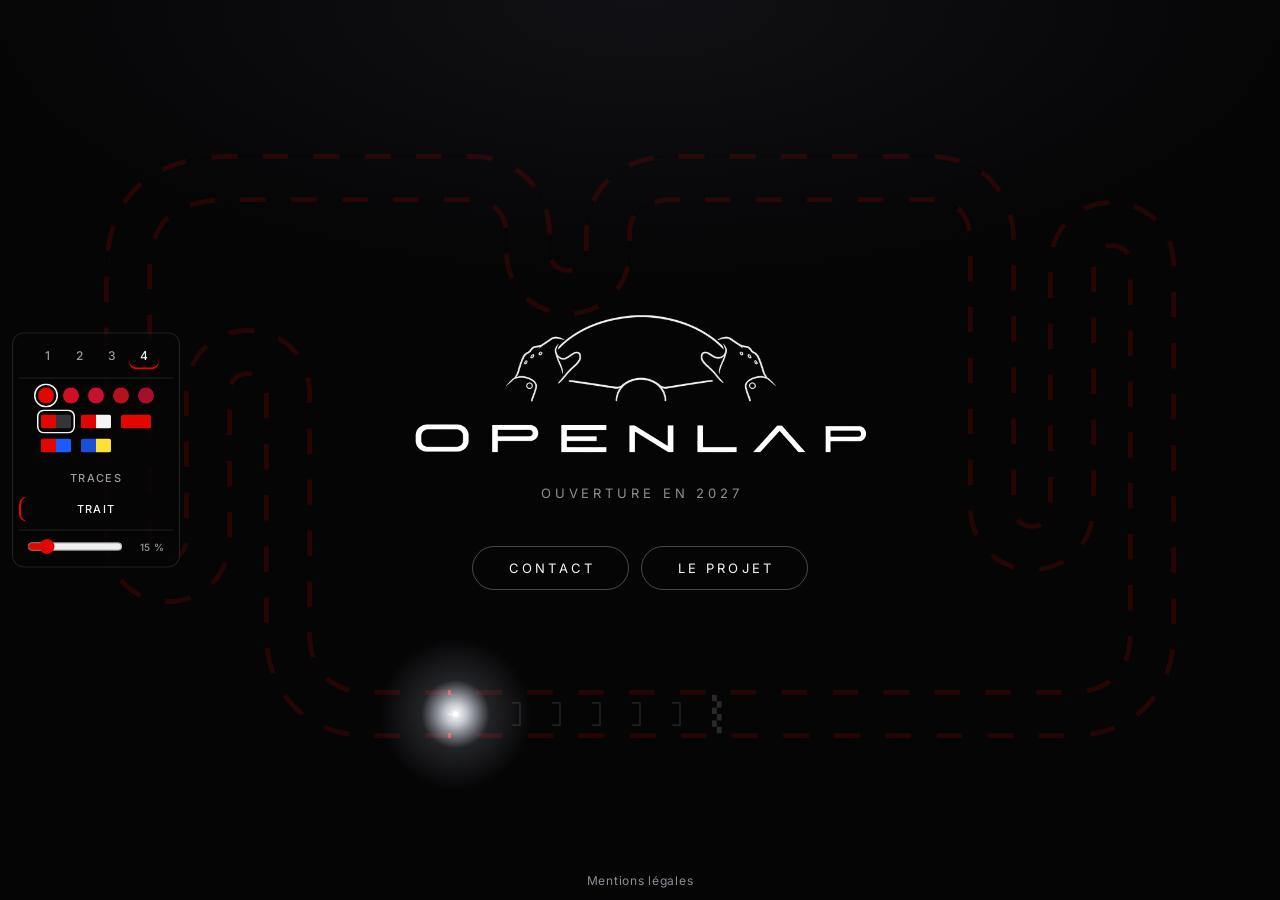
<file: libre.html>
<!doctype html>
<html lang="fr">
<head>
  <meta charset="utf-8">
  <meta name="viewport" content="width=device-width, initial-scale=1">
  <meta name="theme-color" content="#050506">
  <meta name="robots" content="noindex">
  <title>OPENLAP — Ouverture en 2027</title>
  <meta name="description" content="OPENLAP, karting indoor électrique haut de gamme en Île-de-France. Ouverture prochaine.">
  <meta property="og:title" content="OPENLAP — Ouverture en 2027">
  <meta property="og:description" content="Karting indoor électrique haut de gamme, en région parisienne.">
  <meta property="og:image" content="https://timfidz.github.io/demo-openlap/images/apercu.png">
  <meta property="og:image:width" content="1200">
  <meta property="og:image:height" content="630">
  <meta property="og:type" content="website">
  <meta name="twitter:card" content="summary_large_image">
  <link rel="icon" href="favicon.svg" type="image/svg+xml">
  <link rel="preload" href="polices/inter.woff2" as="font" type="font/woff2" crossorigin>
  <style>
    @font-face {
      font-family: "Inter";
      src: url("polices/inter.woff2") format("woff2");
      font-weight: 100 900;
      font-display: swap;
    }
    :root {
      --fond: #050506;
      --blanc: #f5f5f6;
      --voile: #8e8e96;
      --rouge: #e10600;
    }
    * { box-sizing: border-box; }
    html, body { height: 100%; }
    body {
      margin: 0;
      background: radial-gradient(ellipse 70% 42% at 50% 0%, #111115 0%, var(--fond) 75%) var(--fond);
      color: var(--blanc);
      font-family: "Inter", -apple-system, BlinkMacSystemFont, "Helvetica Neue", "Segoe UI", Roboto, Arial, sans-serif;
      -webkit-font-smoothing: antialiased;
      overflow: hidden;
    }

    .ecran {
      position: relative; height: 100vh; height: 100svh; min-height: 420px;
      overflow: hidden; display: grid; place-items: center; text-align: center;
    }

    /* La piste et la lumière */
    .piste { position: absolute; inset: 0; }
    .piste svg { position: absolute; inset: 0; width: 100%; height: 100%; display: block; overflow: visible; }
    @media (orientation: portrait) {
      .piste svg {
        inset: auto; top: 50%; left: 50%;
        width: 100vh; width: 100svh; height: 100vw;
        min-width: 520px;
        transform: translate(-50%, -50%) rotate(-90deg); /* vers la gauche : la lumière part vers le haut depuis la ligne de départ */
      }
    }

    /* Le logo, la phrase et le bouton, au centre de la piste */
    .centre { position: relative; display: grid; justify-items: center; padding: 24px; }
    /* pas d'opacité 0 au départ : le navigateur doit compter le logo comme contenu affiché */
    .marque { line-height: 0; opacity: .01; animation: paraitre 2.2s ease .6s forwards; }
    .marque img { display: block; height: auto; width: clamp(200px, 36vw, 560px); }
    @media (orientation: portrait) { .marque img { width: clamp(170px, 46vw, 300px); } }
    .cache { position: absolute; width: 1px; height: 1px; margin: 0; overflow: hidden; clip-path: inset(50%); white-space: nowrap; }
    .phrase {
      margin: clamp(18px, 3vh, 28px) 0 0;
      font-size: clamp(11px, 1.1vw, 13px); font-weight: 400; letter-spacing: .3em; text-transform: uppercase; color: var(--voile);
      opacity: 0; animation: paraitre 1.4s ease .9s forwards;
    }
    .phrase:empty { display: none; }
    .bouton {
      margin-top: clamp(26px, 5vh, 52px);
      display: inline-block; padding: 13px 36px;
      font-size: 13px; font-weight: 400; letter-spacing: .24em; text-transform: uppercase; text-decoration: none;
      color: var(--blanc); border: 1px solid #f5f5f647; border-radius: 999px;
      transition: color .35s, background .35s, border-color .35s;
      opacity: 0; animation: paraitre 1.4s ease 1s forwards;
    }
    .bouton span { margin-right: -.24em; }
    .bouton:hover { color: var(--fond); background: var(--blanc); border-color: var(--blanc); }
    .bouton:focus-visible { outline: 2px solid var(--blanc); outline-offset: 5px; }
    @keyframes paraitre { to { opacity: 1; } }

    .pied {
      position: absolute; bottom: 12px; left: 0; right: 0; margin: 0;
      font-size: 12px; letter-spacing: .06em; color: var(--voile);
      opacity: 0; animation: paraitre 1.4s ease 1.3s forwards;
    }
    .pied a { color: inherit; text-decoration: none; padding: 8px; }
    .pied a:hover, .pied a:focus-visible { color: var(--blanc); }
  </style>
  <link rel="stylesheet" href="infos.css">
</head>
<body>
  <main class="ecran">
    <div class="piste" aria-hidden="true">
      <svg viewBox="0 0 1600 900" preserveAspectRatio="xMidYMid meet">
        <defs>
          <!-- Tracé dessiné pour la page, inspiré du plan type du client : la longue ligne droite de départ
               et sa grille, les épingles parallèles en serpentin. Ce n'est pas une copie du plan. -->
          <path id="trace" d="M 500 780 L 1340 780 C 1400 780 1440 740 1440 680 L 1440 220 C 1440 150 1340 150 1340 220 L 1340 520 C 1340 590 1240 590 1240 520 L 1240 190 C 1240 140 1210 110 1160 110 L 840 110 C 790 110 760 140 760 180 L 760 200 C 760 270 660 270 660 200 L 660 180 C 660 140 630 110 590 110 L 290 110 C 200 110 160 150 160 230 L 160 560 C 160 630 260 630 260 560 L 260 380 C 260 310 360 310 360 380 L 360 680 C 360 740 400 780 460 780 Z"/>
          <!-- Les deux bords de la piste, calculés par le script à partir du tracé -->
          <path id="bord-dedans"/>
          <path id="bord-dehors"/>
          <radialGradient id="phare">
            <stop offset="0" stop-color="#ffffff"/>
            <stop offset=".14" stop-color="#f3f6ff" stop-opacity=".8"/>
            <stop offset=".45" stop-color="#e6ecff" stop-opacity=".13"/>
            <stop offset="1" stop-color="#e6ecff" stop-opacity="0"/>
          </radialGradient>
          <mask id="eclairage" maskUnits="userSpaceOnUse" x="0" y="0" width="1600" height="900">
            <rect width="1600" height="900" fill="#000"/>
            <!-- L'éclairage avance le long du tracé, jamais en cercle autour de la lumière :
                 les deux bords de la piste s'allument au même niveau, même dans un virage.
                 Chaque bande éclaire une longueur derrière la lumière, rien devant (en unités du tracé, ou en part du tour).
                 Longueurs réglées le 03/10 pour faire à l'écran la même longueur que sur l'épurée (mêmes bandes, le circuit est dessiné plus grand ici). -->
            <g fill="none" stroke="#fff" stroke-width="64" id="sillage">
              <use href="#trace" stroke-opacity=".26" data-arriere="704"/>
              <use href="#trace" stroke-opacity=".4" data-arriere="298"/>
              <use href="#trace" stroke-opacity=".16" data-arriere="100"/>
              <use href="#trace" stroke-opacity=".22" data-arriere="74"/>
              <use href="#trace" stroke-opacity=".3" data-arriere="46"/>
              <use href="#trace" stroke-opacity=".45" data-arriere="24"/>
            </g>
          </mask>
        </defs>

        <!-- Au repos, la piste est noire (03/10) : pas de sol, liserés, grille et damier très faibles -->
        <!-- Les liserés au repos, à 15 % comme sur l'épurée (03/10) ; le curseur du menu des essais règle cette opacité de 0 à 100 % -->
        <g fill="none" stroke-linejoin="round" class="repos-liseres" opacity=".15">
          <g stroke-width="6">
            <use href="#bord-dedans" stroke="#e10600"/><use href="#bord-dedans" stroke="#050506" stroke-dasharray="32 32"/>
            <use href="#bord-dehors" stroke="#e10600"/><use href="#bord-dehors" stroke="#050506" stroke-dasharray="32 32"/>
          </g>
        </g>
        <!-- La grille et le damier, au même niveau que les liserés au repos (le curseur du menu des essais règle les deux) -->
        <g class="repos-marquages" fill="none" opacity=".15">
          <path d="M 640 766 H 650 V 794 H 640 M 690 766 H 700 V 794 H 690 M 740 766 H 750 V 794 H 740 M 790 766 H 800 V 794 H 790 M 840 766 H 850 V 794 H 840" stroke="#f5f5f6" stroke-width="1.5"/>

          <g stroke="none" fill="#f5f5f6">
            <rect x="890" y="756" width="6" height="8"/><rect x="896" y="764" width="6" height="8"/>
            <rect x="890" y="772" width="6" height="8"/><rect x="896" y="780" width="6" height="8"/>
            <rect x="890" y="788" width="6" height="8"/><rect x="896" y="796" width="6" height="8"/>
          </g>
        </g>

        <!-- La même piste en pleine lumière, révélée par le masque au passage de la lumière : les vibreurs rouge et noir sur les deux bords, la grille et le damier de départ -->
        <g mask="url(#eclairage)" fill="none" stroke-linejoin="round">
          <g stroke-width="6">
            <use href="#bord-dedans" stroke="#e10600"/><use href="#bord-dedans" stroke="#050506" stroke-dasharray="32 32"/>
            <use href="#bord-dehors" stroke="#e10600"/><use href="#bord-dehors" stroke="#050506" stroke-dasharray="32 32"/>
          </g>
          <path d="M 640 766 H 650 V 794 H 640 M 690 766 H 700 V 794 H 690 M 740 766 H 750 V 794 H 740 M 790 766 H 800 V 794 H 790 M 840 766 H 850 V 794 H 840" stroke="#f5f5f6" stroke-width="1.5"/>
          <g stroke="none" fill="#f5f5f6">
            <rect x="890" y="756" width="6" height="8"/><rect x="896" y="764" width="6" height="8"/>
            <rect x="890" y="772" width="6" height="8"/><rect x="896" y="780" width="6" height="8"/>
            <rect x="890" y="788" width="6" height="8"/><rect x="896" y="796" width="6" height="8"/>
          </g>
        </g>

        <!-- Le trait de lumière et le phare -->
        <use id="filet" href="#trace" fill="none" stroke="#f3f6ff" stroke-width="1.5" stroke-linecap="round" stroke-opacity=".9"/>
        <circle id="lueur" r="95" fill="url(#phare)"/>
        <circle id="point" r="3.5" fill="#fff"/>
      </svg>
    </div>

    <div class="centre">
      <div class="marque">
        <img src="images/logo-openlap-simplifie.png" width="1554" height="496" alt="">
        <h1 class="cache" data-texte="nom">OPENLAP</h1>
      </div>
      <p class="phrase" data-texte="phrase" style="margin-right: -.3em">Ouverture en 2027</p>
      <div class="boutons">
        <a class="bouton" data-courriel href="mailto:contact@exemple.fr?subject=Prise%20de%20contact%20Openlap"><span data-texte="bouton">Contact</span></a>
        <button type="button" class="bouton" data-infos data-si-presentation aria-haspopup="dialog" aria-controls="infos"><span data-texte="bouton2">Le projet</span></button>
      </div>
    </div>

    <p class="pied"><a href="mentions-legales.html">Mentions légales</a></p>

    <!-- Deuxième bouton : texte du client par-dessus le circuit (infos.js) ; retiré de la page s'il est vide (functions/index.js) -->
    <dialog class="infos glisse" id="infos" aria-labelledby="infos-titre" data-si-presentation>
      <div class="contenu" tabindex="-1" autofocus>
        <h2 id="infos-titre" data-texte="nom">OPENLAP</h2>
        <p data-texte="presentation">Karting indoor électrique haut de gamme, en région parisienne.
Ouverture prévue à l'été 2027.

Partenaires, fournisseurs : écrivez-nous.

(Texte provisoire : le vôtre se saisit dans la page privée.)</p>
        <button type="button" class="bouton" data-fermer>Fermer</button>
      </div>
    </dialog>
  </main>

  <script>
    (function () {
      var trace = document.getElementById('trace');
      var total = trace.getTotalLength();
      var lueur = document.getElementById('lueur');
      var point = document.getElementById('point');
      var filet = document.getElementById('filet');
      var sillage = document.querySelectorAll('#sillage use');
      // Longueur de piste éclairée derrière la lumière, pour chaque bande du masque
      function longueur(texte) { return !texte ? 0 : texte.slice(-1) === 't' ? parseFloat(texte) * total : parseFloat(texte); }
      var bandes = [].map.call(sillage, function (u) { return longueur(u.dataset.arriere); });
      var filetLong = 0.063 * total;
      var depart = 60;           // le point de départ, en unités du tracé : sur la grille, avant la ligne
      var tour = 16000;          // durée d'un tour, en ms

      // Les vibreurs suivent chaque bord de la piste : leurs blocs gardent la même longueur
      // à l'intérieur et à l'extérieur des virages (un pointillé posé sur l'axe s'étirerait dehors et se tasserait dedans)
      [["bord-dedans", 27], ["bord-dehors", -27]].forEach(function (bord) {
        var pas = 4, d = '';
        for (var s = 0; s < total; s += pas) {
          var p = trace.getPointAtLength(s), q = trace.getPointAtLength((s + 1) % total);
          var tx = q.x - p.x, ty = q.y - p.y, l = Math.hypot(tx, ty) || 1;
          d += (d ? 'L' : 'M') + (p.x - ty / l * bord[1]).toFixed(1) + ' ' + (p.y + tx / l * bord[1]).toFixed(1);
        }
        document.getElementById(bord[0]).setAttribute('d', d + 'Z');
      });
      // Un nombre entier de paires rouge et noir fait le tour de chaque bord : la longueur des blocs est ajustée
      // (à quelques dixièmes près), sinon le dernier bloc est coupé là où la boucle se referme, sur la ligne droite de départ
      ['bord-dedans', 'bord-dehors'].forEach(function (id) {
        var lb = document.getElementById(id).getTotalLength();
        [].forEach.call(document.querySelectorAll('use[href="#' + id + '"][stroke-dasharray]'), function (u) {
          var base = parseFloat(u.getAttribute('stroke-dasharray'));
          var bloc = lb / (2 * Math.max(1, Math.round(lb / (2 * base))));
          u.setAttribute('stroke-dasharray', bloc.toFixed(3) + ' ' + bloc.toFixed(3));
        });
      });

      function placer(avance) {
        var pos = (depart + avance) % total;
        var p = trace.getPointAtLength(pos);
        lueur.setAttribute('cx', p.x); lueur.setAttribute('cy', p.y);
        point.setAttribute('cx', p.x); point.setAttribute('cy', p.y);
        for (var i = 0; i < sillage.length; i++) {
          var l = Math.min(bandes[i], avance);
          sillage[i].setAttribute('stroke-dasharray', l + ' ' + (total - l));
          sillage[i].setAttribute('stroke-dashoffset', -(pos - l));
        }
        var f = Math.min(filetLong, avance);
        filet.setAttribute('stroke-dasharray', f + ' ' + (total - f));
        filet.setAttribute('stroke-dashoffset', -(pos - f));
      }

      // ?fige=0.45 arrête la lumière à 45 % du tour : sert aux captures
      var fige = new URLSearchParams(location.search).get('fige');
      // La lumière tourne même si l'appareil demande moins d'animations : elle est l'objet de la page
      if (fige !== null) {
        placer(parseFloat(fige) * total + total);
      } else {
        var debut = null;
        placer(0);
        requestAnimationFrame(function image(t) {
          if (debut === null) debut = t + 500;
          var ecoule = Math.max(0, t - debut);
          // Départ en douceur sur le premier tiers de tour, puis vitesse constante
          var tours = ecoule / tour;
          var avance = tours < 0.3 ? (tours * tours) / 0.6 : tours - 0.15;
          placer(avance * total);
          requestAnimationFrame(image);
        });
      }
    })();
  </script>
  <script src="infos.js" defer></script>
  <!-- Menu des essais : démonstration seulement, à retirer avant la mise en ligne -->
  <script src="traces.js" defer></script>
  <script src="essais.js" defer></script>
</body>
</html>
</file>
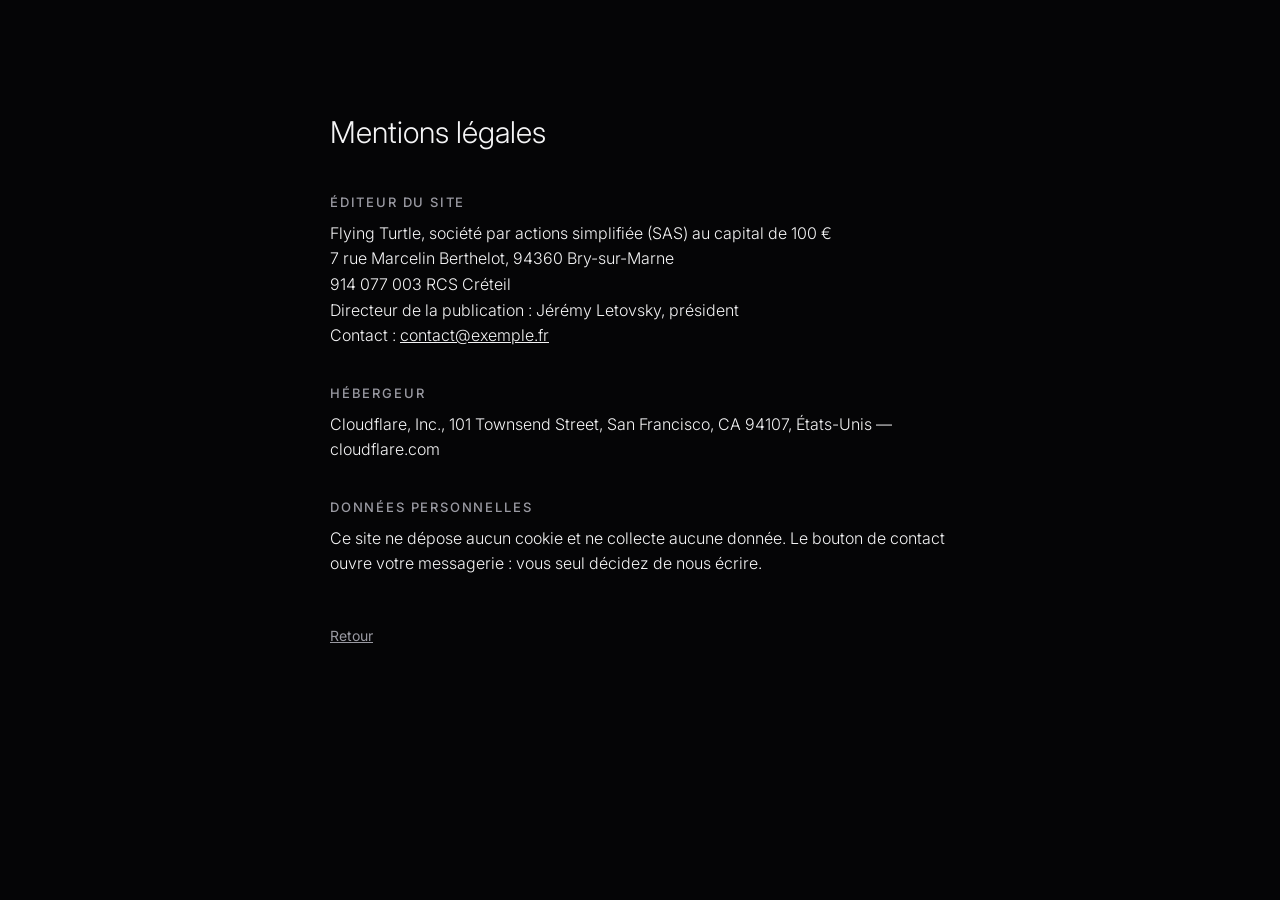
<file: mentions-legales.html>
<!doctype html>
<html lang="fr">
<head>
  <meta charset="utf-8">
  <meta name="viewport" content="width=device-width, initial-scale=1">
  <meta name="theme-color" content="#050506">
  <link rel="icon" href="favicon.svg" type="image/svg+xml">
  <meta name="robots" content="noindex, nofollow">
  <title>Mentions légales</title>
  <meta name="description" content="Mentions légales du site : éditeur, hébergeur et données personnelles.">
  <style>
    @font-face {
      font-family: "Inter";
      src: url("polices/inter.woff2") format("woff2");
      font-weight: 100 900;
      font-display: swap;
    }
    body {
      margin: 0; padding: 12vh 24px; background: #050506; color: #f5f5f6;
      font-family: "Inter", -apple-system, BlinkMacSystemFont, "Helvetica Neue", "Segoe UI", Roboto, Arial, sans-serif;
      -webkit-font-smoothing: antialiased; line-height: 1.6;
    }
    main { max-width: 620px; margin: 0 auto; }
    h1 { font-size: 30px; font-weight: 300; margin: 0 0 36px; }
    h2 { font-size: 13px; font-weight: 500; letter-spacing: .14em; text-transform: uppercase; color: #9a9aa2; margin: 34px 0 8px; }
    p { margin: 0; font-weight: 300; }
    a { color: inherit; }
    a:focus-visible { outline: 2px solid #f5f5f6; outline-offset: 4px; }
    .retour { display: inline-block; margin-top: 48px; color: #9a9aa2; font-size: 14px; }
  </style>
</head>
<body>
  <main>
    <h1>Mentions légales</h1>

    <h2>Éditeur du site</h2>
    <p>Flying Turtle, société par actions simplifiée (SAS) au capital de 100 €</p>
    <p>7 rue Marcelin Berthelot, 94360 Bry-sur-Marne</p>
    <p>914 077 003 RCS Créteil</p>
    <p>Directeur de la publication : Jérémy Letovsky, président</p>
    <p>Contact : <a href="mailto:contact@exemple.fr">contact@exemple.fr</a></p>

    <h2>Hébergeur</h2>
    <p>Cloudflare, Inc., 101 Townsend Street, San Francisco, CA 94107, États-Unis — cloudflare.com</p>

    <h2>Données personnelles</h2>
    <p>Ce site ne dépose aucun cookie et ne collecte aucune donnée. Le bouton de contact ouvre votre messagerie : vous seul décidez de nous écrire.</p>

    <a class="retour" href="./">Retour</a>
  </main>
</body>
</html>
</file>
<file: infos.css>
/* Deuxième bouton de la page et texte affiché par-dessus le circuit (infos.js).
   Le circuit continue de tourner derrière, assombri et flouté ; le texte vient de la page privée (/admin). */
.boutons { display: flex; flex-wrap: wrap; justify-content: center; gap: 12px; }
.boutons .bouton { white-space: nowrap; }
button.bouton { font-family: inherit; line-height: inherit; background: transparent; cursor: pointer; }

dialog.infos {
  width: 100vw; height: 100vh; height: 100dvh; max-width: none; max-height: none; margin: 0; padding: 32px 24px;
  border: 0; background: transparent; color: var(--blanc, #f5f5f6); overflow-y: auto;
}
dialog.infos[open] { display: grid; place-items: center; animation: infos-entree .5s ease; }
dialog.infos::backdrop { background: #050506c7; -webkit-backdrop-filter: blur(7px); backdrop-filter: blur(7px); }
dialog.infos[open]::backdrop { animation: infos-voile .5s ease; }
/* À l'ouverture, le focus va au texte (lu en premier par un lecteur d'écran), pas au bouton Fermer */
dialog.infos .contenu { max-width: 34rem; text-align: center; outline: none; }
dialog.infos h2 {
  margin: 0 0 clamp(18px, 3vh, 28px);
  font-size: 12px; font-weight: 400; letter-spacing: .32em; text-transform: uppercase; color: var(--voile, #9a9aa2);
}
/* Le texte du client : fin et aéré, un peu espacé, un blanc légèrement cassé ; la taille reste lisible sur téléphone */
dialog.infos p {
  margin: 0 0 clamp(26px, 5vh, 44px); white-space: pre-line;
  font-size: clamp(16px, 1.55vw, 19px); font-weight: 300; line-height: 1.85; letter-spacing: .035em; color: #e8e8ec;
}
/* Le bouton Fermer reprend le bouton de la page, sans son apparition retardée */
dialog.infos .bouton { opacity: 1; animation: none; }
/* À la fermeture, le texte et le voile s'effacent (classe sortie, posée par infos.js le temps du fondu) */
dialog.infos[open].sortie { animation: infos-sortie .4s ease forwards; }
dialog.infos[open].sortie::backdrop { animation: infos-voile-sortie .4s ease forwards; }
/* (des animations à part : rejouer celle de l'entrée à l'envers ne repart pas, elle est déjà finie, et saute à la fin) */
@keyframes infos-sortie { from { opacity: 1; transform: none; } to { opacity: 0; transform: translateY(8px); } }
@keyframes infos-voile-sortie { from { opacity: 1; } to { opacity: 0; } }
@keyframes infos-entree { from { opacity: 0; transform: translateY(8px); } to { opacity: 1; transform: none; } }
@keyframes infos-voile { from { opacity: 0; } to { opacity: 1; } }

/* Mode « glisse » : ce qui est au-dessus du texte monte, ce qui est en dessous descend (de --decalage,
   calculé par infos.js pour chaque élément), puis le texte apparaît en fondu dans l'espace libéré, la piste s'atténue ;
   pas de voile. À la fermeture, l'inverse : le texte s'efface d'abord, puis le nom et les boutons reviennent.
   Les deux temps se suivent (Tim, 03/10 : en même temps, le texte arrivait par-dessus le nom encore en mouvement).
   Classe serre : pas la place pour s'écarter, retour au voile ci-dessus. */
.marque, .phrase, .boutons, .pied { transition: transform .6s cubic-bezier(.65, 0, .35, 1); }
/* Les mentions légales, quand elles n'ont plus la place, sont poussées entièrement hors de l'écran (classe sort, infos.js) */
.piste { transition: opacity .6s ease; }
body.ecarte .monte { transform: translateY(calc(-1 * var(--decalage, 0px))); }
body.ecarte .descend { transform: translateY(var(--decalage, 0px)); }
body.ecarte .piste { opacity: .22; }
/* Le texte passe sur la piste : une ombre douce, de la couleur du fond, le garde net sur les vibreurs */
dialog.infos.glisse:not(.serre) p { text-shadow: 0 0 10px #050506, 0 0 22px #050506; }
dialog.infos.glisse:not(.serre)::backdrop { background: transparent; -webkit-backdrop-filter: none; backdrop-filter: none; animation: none; }
dialog.infos.glisse:not(.serre)[open] { animation: none; }
dialog.infos.glisse:not(.serre)[open] .contenu { animation: infos-cote .7s cubic-bezier(.22, 1, .36, 1) .55s both; }
/* (plus précise que la règle d'entrée juste au-dessus, sinon elle ne s'appliquerait jamais) */
dialog.infos.glisse:not(.serre)[open].sortie .contenu { animation: infos-cote-sortie .3s ease forwards; }
/* Le nom est déjà à l'écran, au-dessus : le titre de la fenêtre reste pour les lecteurs d'écran seulement */
dialog.infos.glisse:not(.serre) h2 {
  position: absolute; width: 1px; height: 1px; margin: -1px; padding: 0; overflow: hidden; clip: rect(0 0 0 0); white-space: nowrap; border: 0;
}
@keyframes infos-cote { from { opacity: 0; transform: translateX(28px); } to { opacity: 1; transform: none; } }
@keyframes infos-cote-sortie { from { opacity: 1; transform: none; } to { opacity: 0; transform: translateX(-20px); } }

/* Pas d'exception pour « moins d'animations » (réglage Windows) : comme la lumière, l'ouverture fait partie de la page,
   et le mouvement est lent et doux (Tim, 03/10 : avec ce réglage, le nom et les boutons sautaient au lieu de glisser) */
</file>
